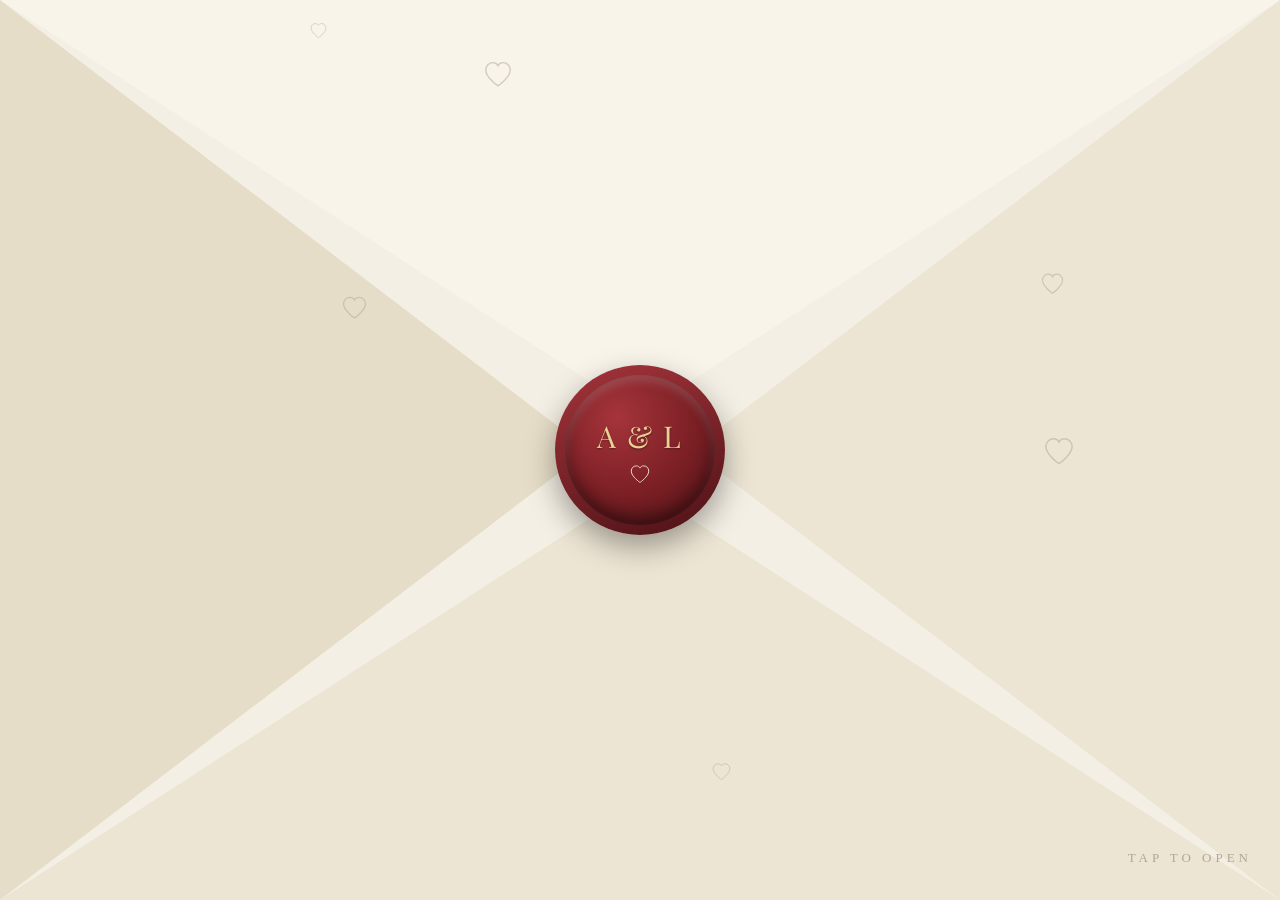
<file: index.html>
<!DOCTYPE html>
<html lang="en">
<head>
<meta charset="UTF-8">
<meta name="viewport" content="width=device-width, initial-scale=1.0">
<title>You're Invited</title>
<link rel="preconnect" href="https://fonts.googleapis.com">
<link rel="preconnect" href="https://fonts.gstatic.com" crossorigin>
<link href="https://fonts.googleapis.com/css2?family=Baloo+2:wght@600;700&family=Playfair+Display:ital,wght@0,500;1,400&family=Tajawal:wght@400;500;700&display=swap" rel="stylesheet">
<link rel="stylesheet" href="style.css">
</head>
<body>

  <!-- Reusable heart-outline sprite -->
  <svg style="display:none">
    <symbol id="heart-outline" viewBox="0 0 32 29">
      <path d="M16 28 C16 28 2 18.5 2 9.8 C2 4.9 5.8 1.5 10.1 1.5 C12.8 1.5 15 2.9 16 5 C17 2.9 19.2 1.5 21.9 1.5 C26.2 1.5 30 4.9 30 9.8 C30 18.5 16 28 16 28 Z"
        fill="none" stroke="currentColor" stroke-width="1.6"/>
    </symbol>
  </svg>

  <div class="app">

    <!-- ===================== SCREEN 1: ENVELOPE ===================== -->
    <section class="screen envelope-screen" id="envelopeScreen">
      <div class="hearts-layer" id="heartsEnvelope"></div>

      <div class="fold fold-top"></div>
      <div class="fold fold-right"></div>
      <div class="fold fold-bottom"></div>
      <div class="fold fold-left"></div>

      <div class="wax-seal" id="waxSeal">
        <div class="wax-ring"></div>
        <div class="wax-sphere">
          <span class="wax-initials" id="waxInitials">A &amp; L</span>
          <svg class="wax-heart"><use href="#heart-outline"/></svg>
        </div>
      </div>

      <p class="tap-hint" id="tapHint">Tap to open</p>
    </section>

    <!-- ===================== SCREEN 2: INVITATION ===================== -->
    <section class="screen invite-screen" id="inviteScreen">
      <div class="bg-photo"></div>
      <div class="bg-overlay"></div>
      <div class="lights-row"></div>
      <div class="hearts-layer" id="heartsInvite"></div>

      <div class="invite-content">
        <h1 class="invite-names">
          <span id="nameOne">Abdulrhman</span>
          <span class="amp">&amp;</span>
          <span id="nameTwo">Lara</span>
        </h1>

        <p class="invite-subtitle" id="inviteSubtitle">Two Hearts, One Love, Endless Joy</p>

        <div class="rings-graphic" aria-hidden="true">
          <span class="ring ring-a"></span>
          <span class="ring ring-b"></span>
        </div>

        <div class="details-card">
          <div class="detail-item-r">
            <span class="detail-label" id="labelDate">Date</span>
            <span class="detail-value" id="detailDate">September 12, 2026</span>
          </div>
          <div class="detail-item-l">
            <span class="detail-label" id="labelTime">Time</span>
            <span class="detail-value" id="detailTime">6:00 PM</span>
          </div>
          <div class="detail-item-r">
            <span class="detail-label" id="labelVenue">Venue</span>
            <span class="detail-value" id="detailVenue">The Grand Garden Hall</span>
          </div>
          <div class="detail-item-l">
            <span class="detail-label" id="labelCity">City</span>
            <span class="detail-value" id="detailCity">Beirut</span>
          </div>
        </div>
      </div>
    </section>

  </div>

<script src="script.js"></script>
</body>
</html>
</file>
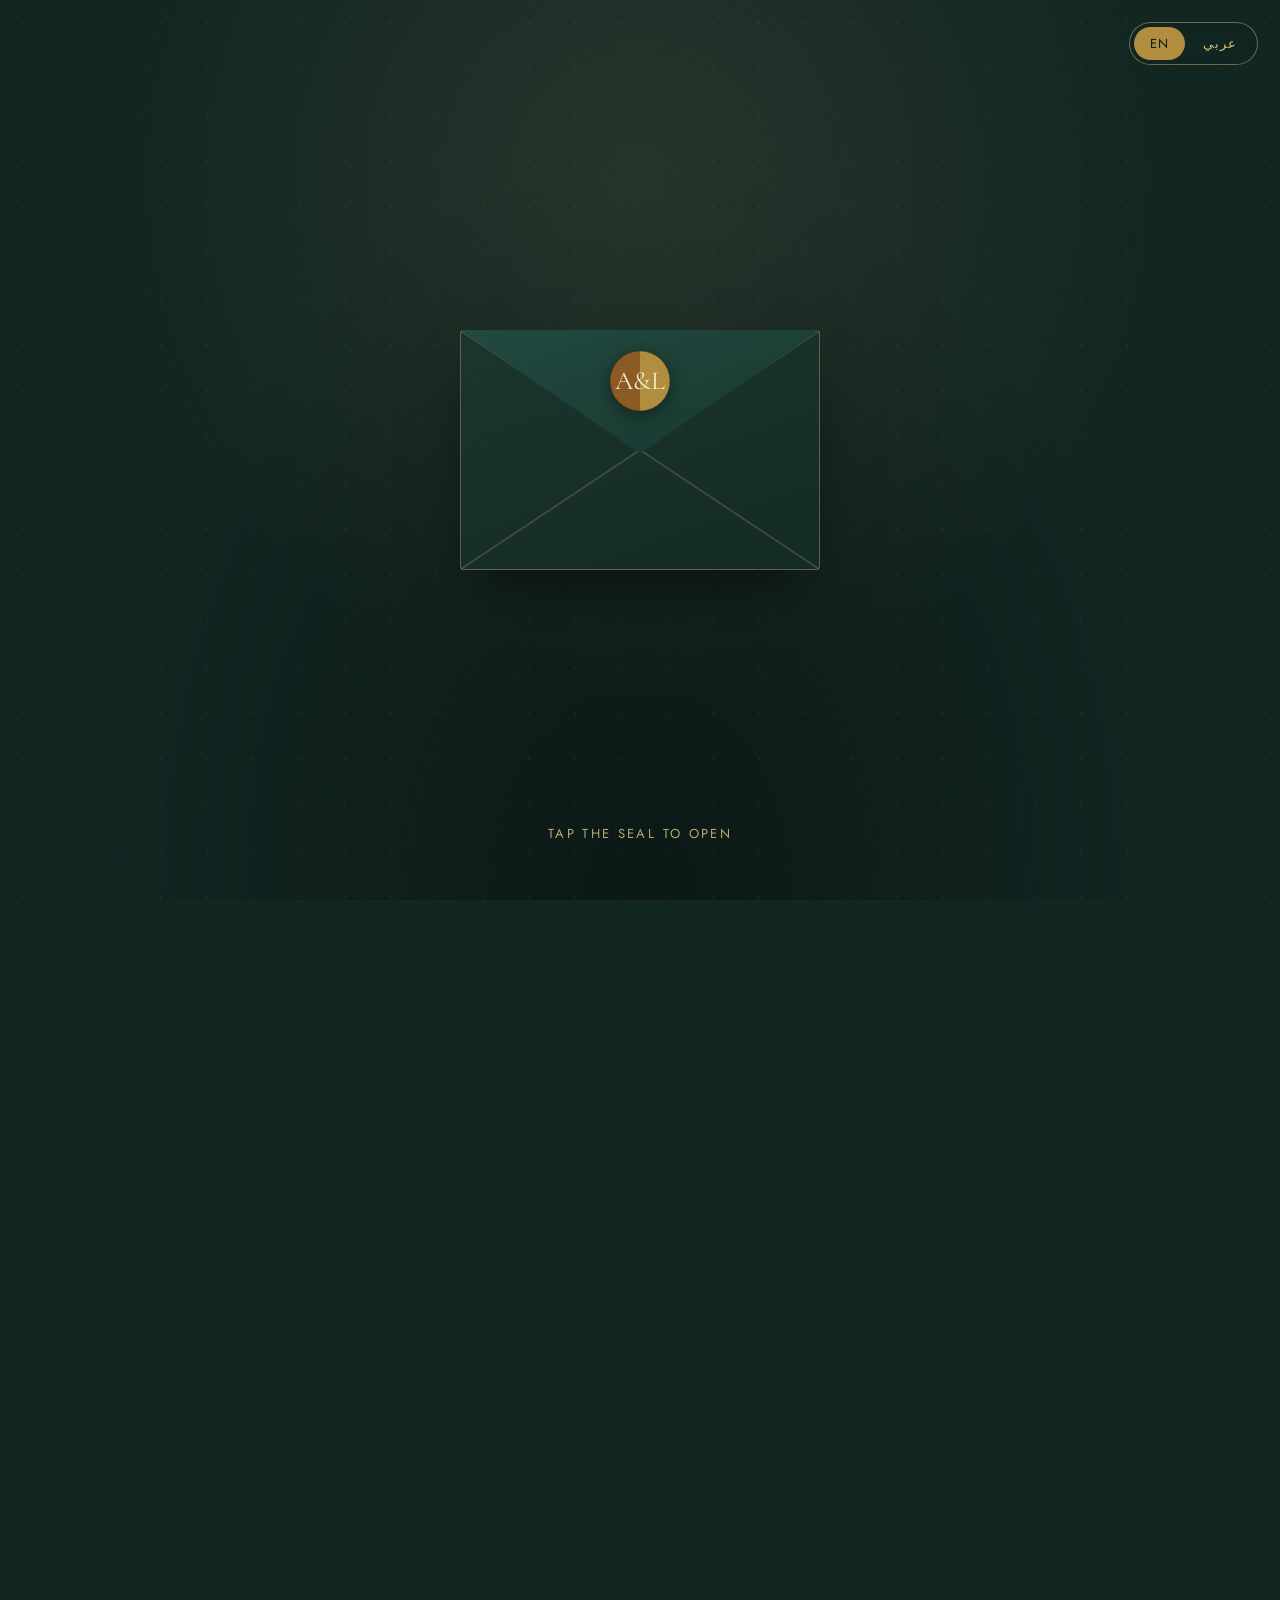
<file: index0.html>
<!DOCTYPE html>
<html lang="en" dir="ltr" data-lang="en">

<head>
  <meta charset="UTF-8">
  <meta name="viewport" content="width=device-width, initial-scale=1.0">
  <title>Engagement Invitation</title>
  <link rel="preconnect" href="https://fonts.googleapis.com">
  <link rel="preconnect" href="https://fonts.gstatic.com" crossorigin>
  <link
    href="https://fonts.googleapis.com/css2?family=Cormorant+Garamond:ital,wght@0,400;0,500;0,600;1,400&family=Jost:wght@300;400;500;600&family=Amiri:ital@0;1&family=Aref+Ruqaa:wght@400;700&family=Tajawal:wght@300;400;500;700&display=swap"
    rel="stylesheet">
  <style>
    :root {
      --color-bg: #122622;
      --color-bg-deep: #0c1c19;
      --color-card: #efe8d8;
      --color-card-shadow: #d8cdb3;
      --color-ink: #23201b;
      --color-ink-soft: #4a4438;
      --color-gold: #b08d3f;
      --color-gold-light: #d9bd7c;
      --color-rose: #c98a83;
      --font-display-en: 'Cormorant Garamond', serif;
      --font-display-ar: 'Aref Ruqaa', serif;
      --font-body-en: 'Jost', sans-serif;
      --font-body-ar: 'Tajawal', sans-serif;
      --font-script-ar: 'Amiri', serif;
    }

    * {
      box-sizing: border-box;
    }

    html,
    body {
      margin: 0;
      padding: 0;
      background: var(--color-bg);
      color: var(--color-card);
      min-height: 100%;
    }

    body {
      font-family: var(--font-body-en);
      overflow-x: hidden;
    }

    [data-lang="ar"] body,
    [data-lang="ar"] {
      font-family: var(--font-body-ar);
    }

    .i18n-en,
    .i18n-ar {}

    [data-lang="en"] .i18n-ar {
      display: none;
    }

    [data-lang="ar"] .i18n-en {
      display: none;
    }

    [data-lang="ar"] .display-text {
      font-family: var(--font-display-ar);
    }

    [data-lang="en"] .display-text {
      font-family: var(--font-display-en);
    }

    /* respect reduced motion */
    @media (prefers-reduced-motion: reduce) {
      * {
        animation-duration: 0.001ms !important;
        transition-duration: 0.001ms !important;
      }
    }

    /* ---------- Language toggle ---------- */
    .lang-toggle {
      position: fixed;
      top: 22px;
      inset-inline-end: 22px;
      z-index: 50;
      display: flex;
      gap: 2px;
      background: rgba(18, 38, 34, 0.55);
      border: 1px solid rgba(217, 189, 124, 0.45);
      border-radius: 999px;
      padding: 4px;
      backdrop-filter: blur(6px);
    }

    .lang-toggle button {
      font-family: var(--font-body-en);
      font-size: 13px;
      letter-spacing: 0.08em;
      background: transparent;
      border: none;
      color: var(--color-gold-light);
      padding: 7px 16px;
      border-radius: 999px;
      cursor: pointer;
      transition: background .25s ease, color .25s ease;
    }

    [data-lang="ar"] .lang-toggle button {
      font-family: var(--font-body-ar);
    }

    .lang-toggle button[aria-pressed="true"] {
      background: var(--color-gold);
      color: var(--color-bg-deep);
    }

    .lang-toggle button:focus-visible {
      outline: 2px solid var(--color-rose);
      outline-offset: 2px;
    }

    /* ---------- Scene 1: envelope ---------- */
    .envelope-scene {
      position: relative;
      min-height: 100svh;
      display: flex;
      align-items: center;
      justify-content: center;
      background:
        radial-gradient(circle at 50% 20%, rgba(217, 189, 124, 0.10), transparent 55%),
        radial-gradient(ellipse at 50% 100%, rgba(0, 0, 0, 0.35), transparent 60%),
        var(--color-bg);
      overflow: hidden;
      padding: 24px;
    }

    .envelope-scene::before {
      content: "";
      position: absolute;
      inset: 0;
      background-image: radial-gradient(rgba(217, 189, 124, 0.35) 1px, transparent 1px);
      background-size: 46px 46px;
      opacity: 0.18;
      pointer-events: none;
    }

    .prompt-text {
      position: absolute;
      bottom: 44px;
      left: 0;
      right: 0;
      text-align: center;
      font-size: 13px;
      letter-spacing: 0.18em;
      text-transform: uppercase;
      color: var(--color-gold-light);
      opacity: 0.85;
      animation: floatHint 2.6s ease-in-out infinite;
    }

    [data-lang="ar"] .prompt-text {
      letter-spacing: 0;
      text-transform: none;
      font-size: 14px;
    }

    @keyframes floatHint {

      0%,
      100% {
        transform: translateY(0);
        opacity: .85;
      }

      50% {
        transform: translateY(-6px);
        opacity: 1;
      }
    }

    .envelope {
      position: relative;
      width: min(360px, 82vw);
      aspect-ratio: 3/2;
      cursor: pointer;
      perspective: 1200px;
      -webkit-tap-highlight-color: transparent;
    }

    .envelope:focus-visible {
      outline: 2px solid var(--color-rose);
      outline-offset: 6px;
    }

    .env-body {
      position: absolute;
      inset: 0;
      background: linear-gradient(160deg, #1c352f, #142a25);
      border: 1px solid rgba(217, 189, 124, 0.35);
      border-radius: 4px;
      box-shadow: 0 30px 60px -20px rgba(0, 0, 0, 0.6);
    }

    .env-body::after {
      content: "";
      position: absolute;
      inset: 0;
      background:
        linear-gradient(to bottom right, transparent 49.6%, rgba(217, 189, 124, 0.25) 50%, transparent 50.4%),
        linear-gradient(to bottom left, transparent 49.6%, rgba(217, 189, 124, 0.25) 50%, transparent 50.4%);
    }

    .env-card-peek {
      position: absolute;
      left: 6%;
      right: 6%;
      top: 6%;
      height: 70%;
      background: var(--color-card);
      border-radius: 2px;
      box-shadow: 0 -4px 12px rgba(0, 0, 0, 0.15) inset;
      transition: transform 1.1s cubic-bezier(.2, .8, .2, 1);
    }

    .env-flap {
      position: absolute;
      left: 0;
      right: 0;
      top: 0;
      height: 56%;
      background: linear-gradient(160deg, #234a40, #17362e);
      clip-path: polygon(0 0, 100% 0, 50% 92%);
      transform-origin: top center;
      transition: transform 1s cubic-bezier(.4, 0, .2, 1);
      box-shadow: 0 2px 10px rgba(0, 0, 0, 0.3);
      z-index: 3;
    }

    .seal {
      position: absolute;
      left: 50%;
      top: 38%;
      width: 64px;
      height: 64px;
      transform: translate(-50%, -50%);
      z-index: 5;
      transition: transform .6s ease, opacity .6s ease;
    }

    .seal svg {
      width: 100%;
      height: 100%;
      display: block;
      filter: drop-shadow(0 4px 8px rgba(0, 0, 0, 0.4));
    }

    .seal-half {
      transition: transform .55s cubic-bezier(.3, 0, .4, 1), opacity .55s ease;
    }

    /* opened state */
    .envelope.is-open .env-flap {
      transform: rotateX(180deg);
    }

    .envelope.is-open .seal .seal-left {
      transform: translate(-10px, -4px) rotate(-14deg);
      opacity: 0;
    }

    .envelope.is-open .seal .seal-right {
      transform: translate(10px, -4px) rotate(14deg);
      opacity: 0;
    }

    .envelope.is-open .env-card-peek {
      transform: translateY(-64%) scale(1.04);
    }

    .envelope.is-launching .env-card-peek {
      transform: translateY(-260%) scale(1.15);
      opacity: 0;
    }

    .envelope.is-launching {
      opacity: 0;
      transition: opacity .5s ease .35s;
    }

    /* ---------- Scene 2: invitation ---------- */
    .invite-scene {
      position: relative;
      min-height: 100vh;
      display: flex;
      align-items: center;
      justify-content: center;
      padding: 90px 20px 70px;
      background:
        radial-gradient(circle at 15% 10%, rgba(201, 138, 131, 0.08), transparent 45%),
        radial-gradient(circle at 85% 90%, rgba(217, 189, 124, 0.08), transparent 45%),
        var(--color-bg);
      opacity: 0;
      transform: translateY(28px);
      transition: opacity .9s ease, transform .9s ease;
    }

    .invite-scene.is-visible {
      opacity: 1;
      transform: none;
    }

    .card {
      width: 100%;
      max-width: 560px;
      background: var(--color-card);
      color: var(--color-ink);
      border-radius: 6px;
      padding: 56px 42px 46px;
      box-shadow: 0 40px 80px -30px rgba(0, 0, 0, 0.55);
      position: relative;
    }

    .card::before {
      content: "";
      position: absolute;
      inset: 10px;
      border: 1px solid rgba(176, 141, 63, 0.5);
      border-radius: 3px;
      pointer-events: none;
    }

    .eyebrow {
      text-align: center;
      font-size: 12px;
      letter-spacing: 0.32em;
      text-transform: uppercase;
      color: var(--color-gold);
      margin: 0 0 18px;
    }

    [data-lang="ar"] .eyebrow {
      letter-spacing: 0;
      text-transform: none;
      font-size: 14px;
    }

    .names {
      text-align: center;
      font-family: var(--font-display-en);
      font-weight: 500;
      font-size: clamp(34px, 7vw, 52px);
      line-height: 1.15;
      margin: 0;
      color: var(--color-ink);
    }

    [data-lang="ar"] .names {
      font-family: var(--font-display-ar);
      font-weight: 700;
    }

    .names .amp {
      display: block;
      color: var(--color-rose);
      font-style: italic;
      font-size: 0.55em;
      margin: 2px 0;
    }

    [data-lang="ar"] .names .amp {
      font-style: normal;
    }

    .flourish {
      display: block;
      margin: 22px auto;
      width: 140px;
      opacity: 0.85;
    }

    .lede {
      text-align: center;
      font-size: 16px;
      line-height: 1.7;
      color: var(--color-ink-soft);
      max-width: 40ch;
      margin: 0 auto 28px;
    }

    [data-lang="ar"] .lede {
      font-size: 17px;
    }

    .details {
      display: grid;
      grid-template-columns: 1fr 1fr;
      gap: 18px;
      margin: 30px 0;
      border-top: 1px solid rgba(176, 141, 63, 0.35);
      border-bottom: 1px solid rgba(176, 141, 63, 0.35);
      padding: 22px 0;
    }

    .detail-item {
      text-align: center;
    }

    .detail-label {
      font-size: 11px;
      letter-spacing: 0.2em;
      text-transform: uppercase;
      color: var(--color-gold);
      margin-bottom: 6px;
    }

    [data-lang="ar"] .detail-label {
      letter-spacing: 0;
      text-transform: none;
      font-size: 13px;
    }

    .detail-value {
      font-size: 15px;
      color: var(--color-ink);
      font-weight: 500;
    }

    .countdown {
      display: flex;
      justify-content: center;
      gap: 14px;
      margin: 8px 0 32px;
      flex-wrap: wrap;
    }

    .countdown .unit {
      min-width: 62px;
      text-align: center;
    }

    .countdown .num {
      font-family: var(--font-display-en);
      font-size: 30px;
      color: var(--color-ink);
      line-height: 1;
      display: block;
    }

    [data-lang="ar"] .countdown .num {
      font-family: var(--font-display-ar);
    }

    .countdown .unit-label {
      font-size: 10px;
      letter-spacing: 0.16em;
      text-transform: uppercase;
      color: var(--color-ink-soft);
      display: block;
      margin-top: 4px;
    }

    [data-lang="ar"] .countdown .unit-label {
      letter-spacing: 0;
      text-transform: none;
      font-size: 12px;
    }

    .map-link {
      display: block;
      text-align: center;
      font-size: 13px;
      letter-spacing: 0.05em;
      color: var(--color-gold);
      text-decoration: none;
      border-bottom: 1px solid var(--color-gold);
      width: fit-content;
      margin: -16px auto 28px;
      padding-bottom: 1px;
      transition: color .2s ease, border-color .2s ease;
    }

    .map-link:hover,
    .map-link:focus-visible {
      color: var(--color-rose);
      border-color: var(--color-rose);
    }

    /* RSVP */
    .rsvp {
      border-top: 1px solid rgba(176, 141, 63, 0.35);
      padding-top: 26px;
    }

    .rsvp-title {
      text-align: center;
      font-family: var(--font-display-en);
      font-size: 22px;
      margin: 0 0 18px;
      color: var(--color-ink);
    }

    [data-lang="ar"] .rsvp-title {
      font-family: var(--font-display-ar);
    }

    .field {
      margin-bottom: 16px;
    }

    .field label {
      display: block;
      font-size: 12px;
      letter-spacing: 0.08em;
      text-transform: uppercase;
      color: var(--color-ink-soft);
      margin-bottom: 6px;
    }

    [data-lang="ar"] .field label {
      letter-spacing: 0;
      text-transform: none;
      font-size: 13px;
    }

    .field input[type="text"],
    .field input[type="number"],
    .field select,
    .field textarea {
      width: 100%;
      font-family: inherit;
      font-size: 15px;
      padding: 11px 13px;
      border: 1px solid rgba(74, 68, 56, 0.3);
      border-radius: 3px;
      background: #fbf9f3;
      color: var(--color-ink);
    }

    .field input:focus,
    .field select:focus,
    .field textarea:focus {
      outline: 2px solid var(--color-gold);
      outline-offset: 1px;
    }

    .field textarea {
      resize: vertical;
      min-height: 70px;
    }

    .attend-toggle {
      display: flex;
      gap: 10px;
    }

    .attend-toggle button {
      flex: 1;
      padding: 11px 8px;
      font-family: inherit;
      font-size: 14px;
      border: 1px solid var(--color-gold);
      background: transparent;
      color: var(--color-ink);
      border-radius: 3px;
      cursor: pointer;
      transition: background .2s ease, color .2s ease;
    }

    .attend-toggle button[aria-pressed="true"] {
      background: var(--color-gold);
      color: #fff;
    }

    .submit-btn {
      width: 100%;
      margin-top: 6px;
      padding: 14px;
      font-family: inherit;
      font-size: 15px;
      letter-spacing: 0.06em;
      text-transform: uppercase;
      background: var(--color-ink);
      color: var(--color-card);
      border: none;
      border-radius: 3px;
      cursor: pointer;
      transition: background .2s ease, transform .1s ease;
    }

    [data-lang="ar"] .submit-btn {
      letter-spacing: 0;
      text-transform: none;
    }

    .submit-btn:hover {
      background: #362f24;
    }

    .submit-btn:active {
      transform: scale(0.99);
    }

    .thankyou {
      text-align: center;
      padding: 24px 10px 4px;
    }

    .thankyou .check {
      width: 44px;
      height: 44px;
      margin: 0 auto 12px;
      border-radius: 50%;
      border: 1px solid var(--color-gold);
      display: flex;
      align-items: center;
      justify-content: center;
    }

    .thankyou p {
      color: var(--color-ink-soft);
      font-size: 15px;
      margin: 4px 0 0;
    }

    .thankyou strong {
      display: block;
      font-family: var(--font-display-en);
      font-size: 20px;
      color: var(--color-ink);
      margin-bottom: 4px;
    }

    [data-lang="ar"] .thankyou strong {
      font-family: var(--font-display-ar);
    }

    .hidden {
      display: none !important;
    }

    .sr-only {
      position: absolute;
      width: 1px;
      height: 1px;
      overflow: hidden;
      clip: rect(0, 0, 0, 0);
      white-space: nowrap;
    }

    @media (max-width: 420px) {
      .card {
        padding: 44px 22px 34px;
      }

      .details {
        grid-template-columns: 1fr;
      }

      .countdown {
        gap: 10px;
      }

      .countdown .unit {
        min-width: 54px;
      }
    }
  </style>
</head>

<body>

  <div class="lang-toggle" role="group" aria-label="Language">
    <button type="button" id="btn-en" aria-pressed="true">EN</button>
    <button type="button" id="btn-ar" aria-pressed="false">عربي</button>
  </div>

  <!-- SCENE 1: ENVELOPE -->
  <section class="envelope-scene" aria-label="Open invitation">
    <div class="envelope" id="envelope" role="button" tabindex="0" aria-label="Tap to open the invitation">
      <div class="env-card-peek"></div>
      <div class="env-body"></div>
      <div class="env-flap">
        <div class="seal">
          <svg viewBox="0 0 64 64">
            <g class="seal-left">
              <path d="M32 2 A30 30 0 0 0 32 62 L32 2 Z" fill="#8c5a24" />
            </g>
            <g class="seal-right">
              <path d="M32 2 A30 30 0 0 1 32 62 L32 2 Z" fill="#b08d3f" />
            </g>
            <circle cx="32" cy="32" r="30" fill="none" stroke="#3a2712" stroke-width="1" opacity="0.4" />
            <text x="32" y="40" text-anchor="middle" font-size="26" font-family="Cormorant Garamond, serif"
              fill="#f4e9cf">A&amp;L</text>
          </svg>
        </div>
      </div>
    </div>
    <p class="prompt-text">
      <span class="i18n-en">Tap the seal to open</span>
      <span class="i18n-ar">اضغط على الختم لفتح الدعوة</span>
    </p>
  </section>

  <!-- SCENE 2: INVITATION -->
  <section class="invite-scene" id="inviteScene">
    <div class="card">
      <p class="eyebrow">
        <span class="i18n-en">Together with their families</span>
        <span class="i18n-ar">بحضوركم تكتمل الفرحة</span>
      </p>

      <h1 class="names display-text">
        <span class="i18n-en">Abdulrhman<span class="amp">&amp;</span>Lara</span>
        <span class="i18n-ar">عبد الرحمن<span class="amp">&amp;</span>لارا</span>
      </h1>

      <svg class="flourish" viewBox="0 0 200 24" fill="none">
        <line x1="0" y1="12" x2="80" y2="12" stroke="#b08d3f" stroke-width="1" />
        <line x1="120" y1="12" x2="200" y2="12" stroke="#b08d3f" stroke-width="1" />
        <path d="M100 12 C 95 2, 85 2, 82 10 C 90 8, 95 8, 100 12 C 105 8, 110 8, 118 10 C 115 2, 105 2, 100 12 Z"
          fill="#c98a83" />
      </svg>

      <p class="lede">
        <span class="i18n-en">Request the pleasure of your company as we celebrate our engagement.</span>
        <span class="i18n-ar">يسعدنا حضوركم لمشاركتنا فرحة خطوبتنا.</span>
      </p>

      <div class="countdown" id="countdown" aria-live="polite">
        <div class="unit"><span class="num" id="cd-days">00</span><span class="unit-label"><span
              class="i18n-en">Days</span><span class="i18n-ar">يوم</span></span></div>
        <div class="unit"><span class="num" id="cd-hours">00</span><span class="unit-label"><span
              class="i18n-en">Hours</span><span class="i18n-ar">ساعة</span></span></div>
        <div class="unit"><span class="num" id="cd-mins">00</span><span class="unit-label"><span
              class="i18n-en">Minutes</span><span class="i18n-ar">دقيقة</span></span></div>
        <div class="unit"><span class="num" id="cd-secs">00</span><span class="unit-label"><span
              class="i18n-en">Seconds</span><span class="i18n-ar">ثانية</span></span></div>
      </div>

      <div class="details">
        <div class="detail-item">
          <div class="detail-label"><span class="i18n-en">Date</span><span class="i18n-ar">التاريخ</span></div>
          <div class="detail-value"><span class="i18n-en">Sunday, July 26, 2026</span><span class="i18n-ar">الأحد، ٢٦ تموز ٢٠٢٦</span></div>
        </div>
        <div class="detail-item">
          <div class="detail-label"><span class="i18n-en">Time</span><span class="i18n-ar">الوقت</span></div>
          <div class="detail-value"><span class="i18n-en">7:00 PM</span><span class="i18n-ar">7:00 مساءً</span></div>
        </div>
        <div class="detail-item">
          <div class="detail-label"><span class="i18n-en">Venue</span><span class="i18n-ar">القاعة</span></div>
          <div class="detail-value"><span class="i18n-en">مطعم واحة السلام</span><span class="i18n-ar">مطعم واحة السلام</span></div>
        </div>
        <div class="detail-item">
          <div class="detail-label"><span class="i18n-en">City</span><span class="i18n-ar">المدينة</span></div>
          <div class="detail-value"><span class="i18n-en">Saida , Sharhabil</span><span class="i18n-ar">صيدا ، شرحبيل</span></div>
        </div>
      </div>

      <a class="map-link" id="mapLink" href="https://maps.google.com" target="_blank" rel="noopener">
        <span class="i18n-en">View location on map</span>
        <span class="i18n-ar">عرض الموقع على الخريطة</span>
      </a>

    </div>
  </section>

  <script>
    (function () {
      "use strict";

      /* ---------- Language toggle ---------- */
      var root = document.documentElement;
      var btnEn = document.getElementById('btn-en');
      var btnAr = document.getElementById('btn-ar');

      function setLang(lang) {
        root.setAttribute('data-lang', lang);
        root.setAttribute('lang', lang);
        root.setAttribute('dir', lang === 'ar' ? 'rtl' : 'ltr');
        btnEn.setAttribute('aria-pressed', String(lang === 'en'));
        btnAr.setAttribute('aria-pressed', String(lang === 'ar'));
      }
      btnEn.addEventListener('click', function () { setLang('en'); });
      btnAr.addEventListener('click', function () { setLang('ar'); });

      /* ---------- Envelope open interaction ---------- */
      var envelope = document.getElementById('envelope');
      var inviteScene = document.getElementById('inviteScene');
      var opened = false;

      function openInvitation() {
        if (opened) return;
        opened = true;
        envelope.classList.add('is-open');
        setTimeout(function () {
          envelope.classList.add('is-launching');
        }, 650);
        setTimeout(function () {
          inviteScene.classList.add('is-visible');
          inviteScene.scrollIntoView({ behavior: 'smooth', block: 'start' });
        }, 900);
      }

      envelope.addEventListener('click', openInvitation);
      envelope.addEventListener('keydown', function (e) {
        if (e.key === 'Enter' || e.key === ' ') {
          e.preventDefault();
          openInvitation();
        }
      });

      /* ---------- Countdown ----------
         Change TARGET_DATE to the real event date/time (local time). */
      var TARGET_DATE = new Date('2026-07-26T19:00:00');

      var elDays = document.getElementById('cd-days');
      var elHours = document.getElementById('cd-hours');
      var elMins = document.getElementById('cd-mins');
      var elSecs = document.getElementById('cd-secs');

      function pad(n) { return String(n).padStart(2, '0'); }

      function tickCountdown() {
        var diff = TARGET_DATE.getTime() - Date.now();
        if (diff < 0) diff = 0;
        var totalSeconds = Math.floor(diff / 1000);
        var days = Math.floor(totalSeconds / 86400);
        var hours = Math.floor((totalSeconds % 86400) / 3600);
        var mins = Math.floor((totalSeconds % 3600) / 60);
        var secs = totalSeconds % 60;

        elDays.textContent = pad(days);
        elHours.textContent = pad(hours);
        elMins.textContent = pad(mins);
        elSecs.textContent = pad(secs);
      }
      tickCountdown();
      setInterval(tickCountdown, 1000);

      /* ---------- Map link ----------
         Replace this URL with a real Google Maps link/embed for the venue. */
      document.getElementById('mapLink').href = 'https://maps.app.goo.gl/wmdYqMfQ6RbbsqK9A';

    })();
  </script>
</body>

</html>
</file>
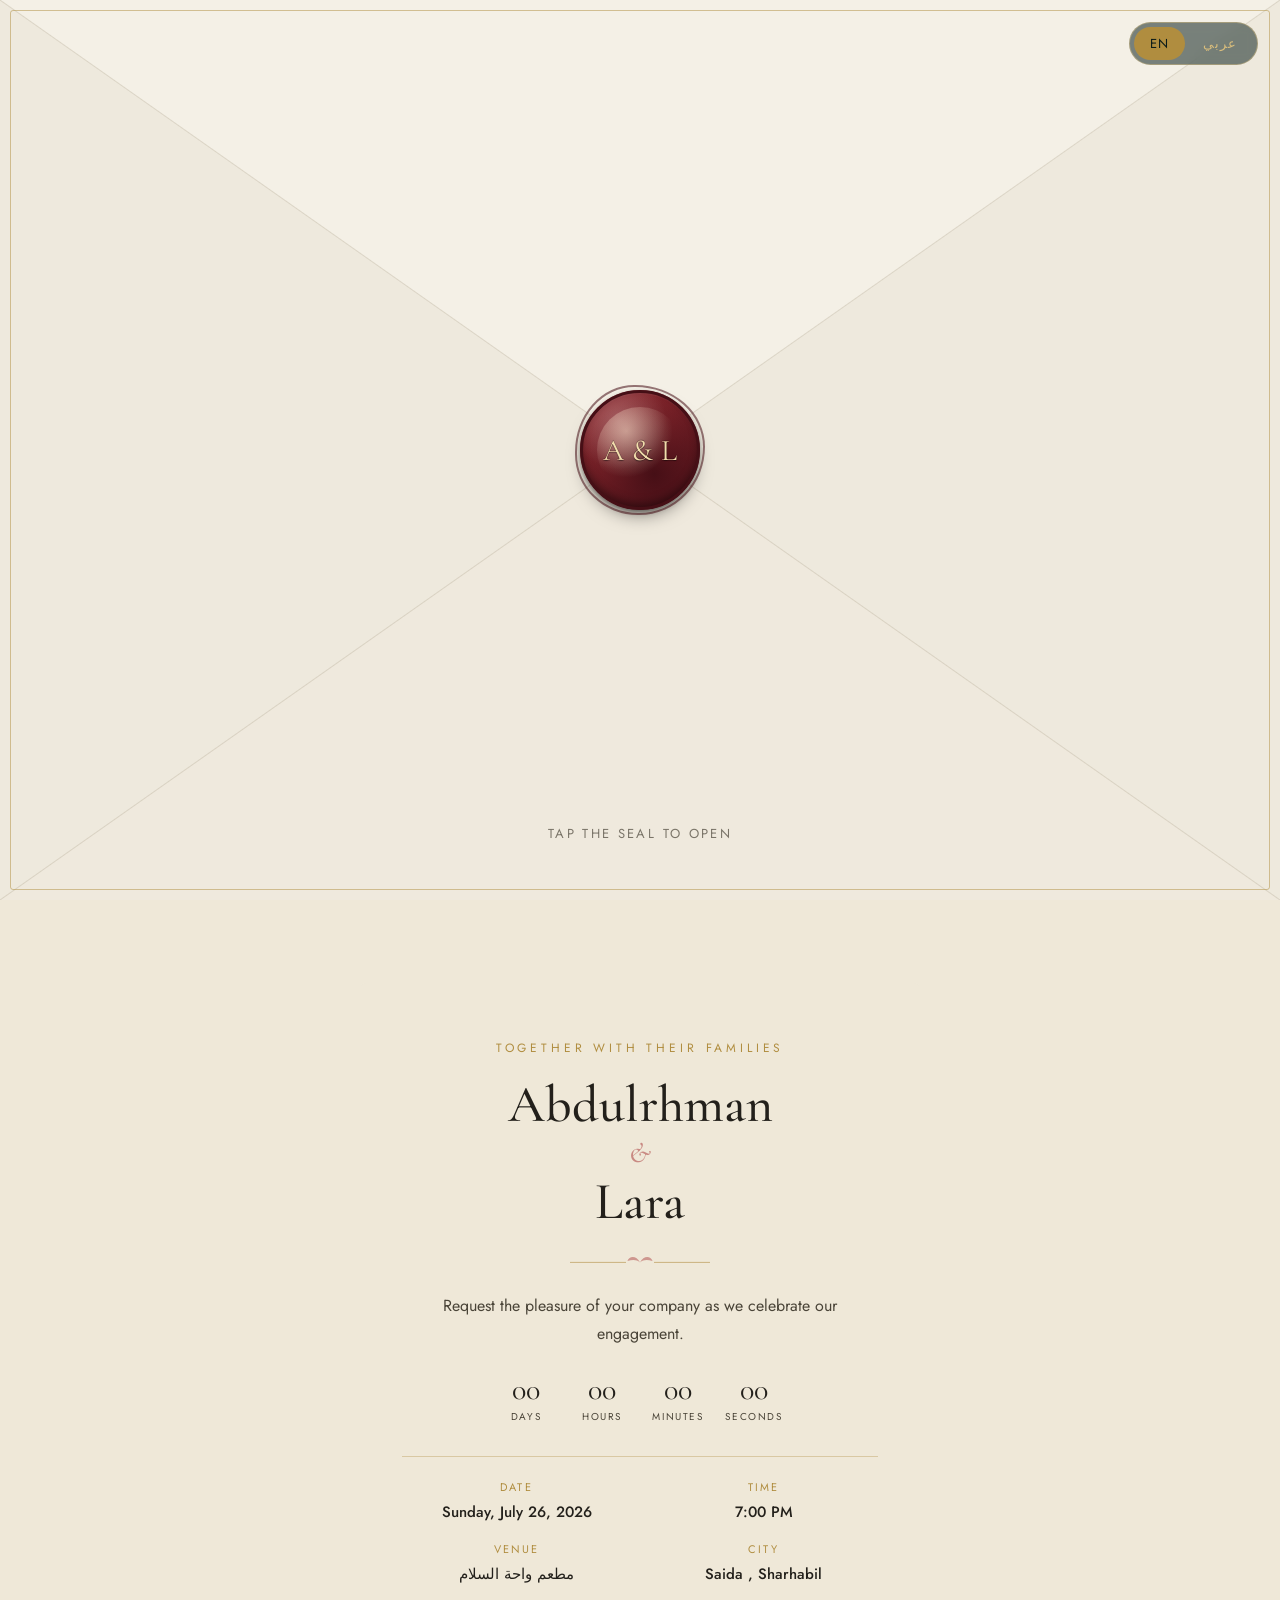
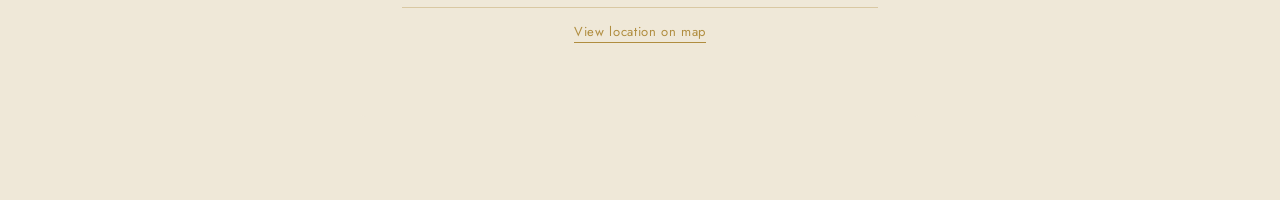
<file: index1.html>
<!DOCTYPE html>
<html lang="en" dir="ltr" data-lang="en">

<head>
  <meta charset="UTF-8">
  <meta name="viewport" content="width=device-width, initial-scale=1.0, maximum-scale=1.0, user-scalable=no">
  <title>Engagement Invitation</title>
  <link rel="preconnect" href="https://fonts.googleapis.com">
  <link rel="preconnect" href="https://fonts.gstatic.com" crossorigin>
  <link
    href="https://fonts.googleapis.com/css2?family=Cormorant+Garamond:ital,wght@0,400;0,500;0,600;1,400&family=Jost:wght@300;400;500;600&family=Amiri:ital@0;1&family=Aref+Ruqaa:wght@400;700&family=Tajawal:wght@300;400;500;700&display=swap"
    rel="stylesheet">
  <style>
    :root {
      --color-bg: #122622;
      --color-bg-deep: #0c1c19;
      --color-card: #efe8d8;
      --color-card-shadow: #d8cdb3;
      --color-ink: #23201b;
      --color-ink-soft: #4a4438;
      --color-gold: #b08d3f;
      --color-gold-light: #d9bd7c;
      --color-rose: #c98a83;
      --env-top: #f4f0e6;
      --env-side: #eee9dd;
      --env-bottom: #efe9dd;
      --env-crease: rgba(120, 105, 75, 0.18);
      --seal-dark: #460f16;
      --seal-mid: #7c2229;
      --seal-light: #9c3a3c;
      --seal-text: #f2ddac;
      --font-display-en: 'Cormorant Garamond', serif;
      --font-display-ar: 'Aref Ruqaa', serif;
      --font-body-en: 'Jost', sans-serif;
      --font-body-ar: 'Tajawal', sans-serif;
      --font-script-ar: 'Amiri', serif;
    }

    * {
      box-sizing: border-box;
    }

    html,
    body {
      margin: 0;
      padding: 0;
      background: var(--color-card);
      color: var(--color-card);
      min-height: 100%;
      overflow: hidden;
      /* disable scrolling */
      -webkit-text-size-adjust: 100%;
      -ms-text-size-adjust: 100%;
    }

    body {
      font-family: var(--font-body-en);
      overflow-x: hidden;
    }

    [data-lang="ar"] body,
    [data-lang="ar"] {
      font-family: var(--font-body-ar);
    }

    .i18n-en,
    .i18n-ar {}

    [data-lang="en"] .i18n-ar {
      display: none;
    }

    [data-lang="ar"] .i18n-en {
      display: none;
    }

    [data-lang="ar"] .display-text {
      font-family: var(--font-display-ar);
    }

    [data-lang="en"] .display-text {
      font-family: var(--font-display-en);
    }

    /* respect reduced motion */
    @media (prefers-reduced-motion: reduce) {
      * {
        animation-duration: 0.001ms !important;
        transition-duration: 0.001ms !important;
      }
    }

    /* ---------- Language toggle ---------- */
    .lang-toggle {
      position: fixed;
      top: 22px;
      inset-inline-end: 22px;
      z-index: 50;
      display: flex;
      gap: 2px;
      background: rgba(18, 38, 34, 0.55);
      border: 1px solid rgba(217, 189, 124, 0.45);
      border-radius: 999px;
      padding: 4px;
      backdrop-filter: blur(6px);
    }

    .lang-toggle button {
      font-family: var(--font-body-en);
      font-size: 13px;
      letter-spacing: 0.08em;
      background: transparent;
      border: none;
      color: var(--color-gold-light);
      padding: 7px 16px;
      border-radius: 999px;
      cursor: pointer;
      transition: background .25s ease, color .25s ease;
    }

    [data-lang="ar"] .lang-toggle button {
      font-family: var(--font-body-ar);
    }

    .lang-toggle button[aria-pressed="true"] {
      background: var(--color-gold);
      color: var(--color-bg-deep);
    }

    .lang-toggle button:focus-visible {
      outline: 2px solid var(--color-rose);
      outline-offset: 2px;
    }

    /* ---------- Scene 1: envelope (cream envelope-back + wax seal) ---------- */
    .envelope-scene {
      position: relative;
      min-height: 100svh;
      display: flex;
      align-items: center;
      justify-content: center;
      background: var(--env-bottom);
      overflow: hidden;
      perspective: 1400px;
      transition: opacity 0.4s ease .3s;
    }

    .envelope-scene.is-launching {
      opacity: 0;
      pointer-events: none;
    }

    /* four creases running from each corner to the centre, like the
       back of a real envelope, tinted slightly differently per panel */
    .fold {
      position: absolute;
      background: var(--env-side);
    }

    .fold-top {
      inset: 0;
      clip-path: polygon(0 0, 100% 0, 50% 50%);
      background: var(--env-top);
      transform-origin: 50% 0%;
      transition: transform 0.6s cubic-bezier(.4, 0, .2, 1), opacity 0.4s ease .2s;
      z-index: 3;
      box-shadow: 0 2px 14px rgba(0, 0, 0, 0.08);
    }

    .fold-left {
      inset: 0;
      clip-path: polygon(0 0, 50% 50%, 0 100%);
    }

    .fold-right {
      inset: 0;
      clip-path: polygon(100% 0, 50% 50%, 100% 100%);
    }

    .fold-bottom {
      inset: 0;
      clip-path: polygon(0 100%, 50% 50%, 100% 100%);
      background: var(--env-bottom);
    }

    /* faint crease lines along the folds */
    .envelope-scene::before {
      content: "";
      position: absolute;
      inset: 0;
      background:
        linear-gradient(to bottom right, transparent calc(50% - 1px), var(--env-crease) 50%, transparent calc(50% + 1px)),
        linear-gradient(to bottom left, transparent calc(50% - 1px), var(--env-crease) 50%, transparent calc(50% + 1px));
      pointer-events: none;
      z-index: 4;
    }

    .prompt-text {
      position: absolute;
      bottom: 44px;
      left: 0;
      right: 0;
      text-align: center;
      font-size: 13px;
      letter-spacing: 0.18em;
      text-transform: uppercase;
      color: var(--color-ink-soft);
      opacity: 0.7;
      z-index: 6;
      animation: floatHint 2.6s ease-in-out infinite;
    }

    [data-lang="ar"] .prompt-text {
      letter-spacing: 0;
      text-transform: none;
      font-size: 14px;
    }

    @keyframes floatHint {

      0%,
      100% {
        transform: translateY(0);
        opacity: .7;
      }

      50% {
        transform: translateY(-6px);
        opacity: .95;
      }
    }

    .envelope {
      position: absolute;
      inset: 0;
      cursor: pointer;
      -webkit-tap-highlight-color: transparent;
    }

    .envelope:focus-visible {
      outline: none;
    }

    .envelope:focus-visible .seal {
      outline: 2px solid var(--color-rose);
      outline-offset: 6px;
      border-radius: 50%;
    }

    /* ---------- wax seal ---------- */
    .seal {
      position: absolute;
      left: 50%;
      top: 50%;
      width: min(120px, 26vw);
      height: min(120px, 26vw);
      transform: translate(-50%, -50%);
      z-index: 5;
      transition: transform 0.5s cubic-bezier(.4, 0, .2, 1), opacity 0.4s ease;
    }

    .seal-shadow {
      position: absolute;
      left: 50%;
      top: 58%;
      width: 88%;
      height: 88%;
      transform: translate(-50%, -50%);
      border-radius: 50%;
      background: radial-gradient(circle, rgba(0, 0, 0, 0.28), transparent 72%);
      filter: blur(6px);
      z-index: 0;
    }

    .seal-body {
      position: absolute;
      inset: 0;
      border-radius: 50%;
      z-index: 1;
      background:
        radial-gradient(circle at 32% 26%, rgba(255, 255, 255, 0.22), transparent 40%),
        radial-gradient(circle at 62% 70%, var(--seal-dark), transparent 70%),
        radial-gradient(circle at 38% 34%, var(--seal-light) 0%, var(--seal-mid) 46%, var(--seal-dark) 100%);
      box-shadow:
        0 2px 4px rgba(0, 0, 0, 0.35),
        0 10px 18px -6px rgba(0, 0, 0, 0.5),
        inset 0 2px 3px rgba(255, 255, 255, 0.25),
        inset 0 -6px 10px rgba(0, 0, 0, 0.45);
      /* subtle bumpy wax edge, faked with a soft irregular halo */
      outline: 3px solid var(--seal-dark);
      outline-offset: -3px;
    }

    .seal-body::after {
      /* imperfect blob edge */
      content: "";
      position: absolute;
      inset: -4%;
      border-radius: 46% 54% 51% 49% / 52% 48% 53% 47%;
      border: 2px solid var(--seal-dark);
      opacity: 0.55;
      pointer-events: none;
    }

    .seal-dome {
      position: absolute;
      inset: 14%;
      border-radius: 50%;
      z-index: 2;
      background: radial-gradient(circle at 34% 28%, rgba(255, 235, 210, 0.5), transparent 55%);
      pointer-events: none;
    }

    .seal-text {
      position: absolute;
      inset: 0;
      z-index: 3;
      display: flex;
      align-items: center;
      justify-content: center;
      font-family: var(--font-display-en);
      font-size: min(30px, 6.5vw);
      letter-spacing: 0.02em;
      color: var(--seal-text);
      text-shadow: 0 1px 1px rgba(0, 0, 0, 0.5), 0 -1px 0 rgba(0, 0, 0, 0.25);
      user-select: none;
    }

    /* opened state */
    .envelope.is-open .fold-top {
      transform: rotateX(158deg);
    }

    .envelope.is-open .seal {
      transform: translate(-50%, -50%) scale(0.75) rotate(-8deg);
      opacity: 0;
    }

    /* ---------- Scene 2: invitation ---------- */
    .invite-scene {
      height: 100vh;
      /* full viewport height */
      width: 100vw;
      display: flex;
      align-items: center;
      /* vertical centering */
      justify-content: center;
      /* horizontal centering */
      background: var(--color-card);
      /* cream background */
      padding: 0;
    }

    .invite-scene.is-visible {
      opacity: 1;
      transform: none;
    }

    .card {
      width: 100%;
      max-width: 560px;
      background: var(--color-card);
      color: var(--color-ink);
      border-radius: 6px;
      padding: 56px 42px 46px;
      box-shadow: none;
      /* optional: remove shadow */
      border: none;
      /* optional: remove border */
    }

    .card::before {
      content: "";
      position: absolute;
      inset: 10px;
      border: 1px solid rgba(176, 141, 63, 0.5);
      border-radius: 3px;
      pointer-events: none;
    }

    .eyebrow {
      text-align: center;
      font-size: 12px;
      letter-spacing: 0.32em;
      text-transform: uppercase;
      color: var(--color-gold);
      margin: 0 0 18px;
    }

    [data-lang="ar"] .eyebrow {
      letter-spacing: 0;
      text-transform: none;
      font-size: 14px;
    }

    .names {
      text-align: center;
      font-family: var(--font-display-en);
      font-weight: 500;
      font-size: clamp(34px, 7vw, 52px);
      line-height: 1.15;
      margin: 0;
      color: var(--color-ink);
    }

    [data-lang="ar"] .names {
      font-family: var(--font-display-ar);
      font-weight: 700;
    }

    .names .amp {
      display: block;
      color: var(--color-rose);
      font-style: italic;
      font-size: 0.55em;
      margin: 2px 0;
    }

    [data-lang="ar"] .names .amp {
      font-style: normal;
    }

    .flourish {
      display: block;
      margin: 22px auto;
      width: 140px;
      opacity: 0.85;
    }

    .lede {
      text-align: center;
      font-size: 16px;
      line-height: 1.7;
      color: var(--color-ink-soft);
      max-width: 40ch;
      margin: 0 auto 28px;
    }

    [data-lang="ar"] .lede {
      font-size: 17px;
    }

    .details {
      display: grid;
      grid-template-columns: 1fr 1fr;
      gap: 18px;
      margin: 30px 0;
      border-top: 1px solid rgba(176, 141, 63, 0.35);
      border-bottom: 1px solid rgba(176, 141, 63, 0.35);
      padding: 22px 0;
    }

    .detail-item {
      text-align: center;
    }

    .detail-label {
      font-size: 11px;
      letter-spacing: 0.2em;
      text-transform: uppercase;
      color: var(--color-gold);
      margin-bottom: 6px;
    }

    [data-lang="ar"] .detail-label {
      letter-spacing: 0;
      text-transform: none;
      font-size: 13px;
    }

    .detail-value {
      font-size: 15px;
      color: var(--color-ink);
      font-weight: 500;
    }

    .countdown {
      display: flex;
      justify-content: center;
      gap: 14px;
      margin: 8px 0 32px;
      flex-wrap: wrap;
    }

    .countdown .unit {
      min-width: 62px;
      text-align: center;
    }

    .countdown .num {
      font-family: var(--font-display-en);
      font-size: 30px;
      color: var(--color-ink);
      line-height: 1;
      display: block;
    }

    [data-lang="ar"] .countdown .num {
      font-family: var(--font-display-ar);
    }

    .countdown .unit-label {
      font-size: 10px;
      letter-spacing: 0.16em;
      text-transform: uppercase;
      color: var(--color-ink-soft);
      display: block;
      margin-top: 4px;
    }

    [data-lang="ar"] .countdown .unit-label {
      letter-spacing: 0;
      text-transform: none;
      font-size: 12px;
    }

    .map-link {
      display: block;
      text-align: center;
      font-size: 13px;
      letter-spacing: 0.05em;
      color: var(--color-gold);
      text-decoration: none;
      border-bottom: 1px solid var(--color-gold);
      width: fit-content;
      margin: -16px auto 28px;
      padding-bottom: 1px;
      transition: color .2s ease, border-color .2s ease;
    }

    .map-link:hover,
    .map-link:focus-visible {
      color: var(--color-rose);
      border-color: var(--color-rose);
    }

    /* RSVP */
    .rsvp {
      border-top: 1px solid rgba(176, 141, 63, 0.35);
      padding-top: 26px;
    }

    .rsvp-title {
      text-align: center;
      font-family: var(--font-display-en);
      font-size: 22px;
      margin: 0 0 18px;
      color: var(--color-ink);
    }

    [data-lang="ar"] .rsvp-title {
      font-family: var(--font-display-ar);
    }

    .field {
      margin-bottom: 16px;
    }

    .field label {
      display: block;
      font-size: 12px;
      letter-spacing: 0.08em;
      text-transform: uppercase;
      color: var(--color-ink-soft);
      margin-bottom: 6px;
    }

    [data-lang="ar"] .field label {
      letter-spacing: 0;
      text-transform: none;
      font-size: 13px;
    }

    .field input[type="text"],
    .field input[type="number"],
    .field select,
    .field textarea {
      width: 100%;
      font-family: inherit;
      font-size: 15px;
      padding: 11px 13px;
      border: 1px solid rgba(74, 68, 56, 0.3);
      border-radius: 3px;
      background: #fbf9f3;
      color: var(--color-ink);
    }

    .field input:focus,
    .field select:focus,
    .field textarea:focus {
      outline: 2px solid var(--color-gold);
      outline-offset: 1px;
    }

    .field textarea {
      resize: vertical;
      min-height: 70px;
    }

    .attend-toggle {
      display: flex;
      gap: 10px;
    }

    .attend-toggle button {
      flex: 1;
      padding: 11px 8px;
      font-family: inherit;
      font-size: 14px;
      border: 1px solid var(--color-gold);
      background: transparent;
      color: var(--color-ink);
      border-radius: 3px;
      cursor: pointer;
      transition: background .2s ease, color .2s ease;
    }

    .attend-toggle button[aria-pressed="true"] {
      background: var(--color-gold);
      color: #fff;
    }

    .submit-btn {
      width: 100%;
      margin-top: 6px;
      padding: 14px;
      font-family: inherit;
      font-size: 15px;
      letter-spacing: 0.06em;
      text-transform: uppercase;
      background: var(--color-ink);
      color: var(--color-card);
      border: none;
      border-radius: 3px;
      cursor: pointer;
      transition: background .2s ease, transform .1s ease;
    }

    [data-lang="ar"] .submit-btn {
      letter-spacing: 0;
      text-transform: none;
    }

    .submit-btn:hover {
      background: #362f24;
    }

    .submit-btn:active {
      transform: scale(0.99);
    }

    .thankyou {
      text-align: center;
      padding: 24px 10px 4px;
    }

    .thankyou .check {
      width: 44px;
      height: 44px;
      margin: 0 auto 12px;
      border-radius: 50%;
      border: 1px solid var(--color-gold);
      display: flex;
      align-items: center;
      justify-content: center;
    }

    .thankyou p {
      color: var(--color-ink-soft);
      font-size: 15px;
      margin: 4px 0 0;
    }

    .thankyou strong {
      display: block;
      font-family: var(--font-display-en);
      font-size: 20px;
      color: var(--color-ink);
      margin-bottom: 4px;
    }

    [data-lang="ar"] .thankyou strong {
      font-family: var(--font-display-ar);
    }

    .hidden {
      display: none !important;
    }

    .sr-only {
      position: absolute;
      width: 1px;
      height: 1px;
      overflow: hidden;
      clip: rect(0, 0, 0, 0);
      white-space: nowrap;
    }

    @media (max-width: 420px) {
      .card {
        padding: 44px 22px 34px;
      }

      .details {
        grid-template-columns: 1fr;
      }

      .countdown {
        gap: 10px;
      }

      .countdown .unit {
        min-width: 54px;
      }
    }
  </style>
</head>

<body>

  <div class="lang-toggle" role="group" aria-label="Language">
    <button type="button" id="btn-en" aria-pressed="true">EN</button>
    <button type="button" id="btn-ar" aria-pressed="false">عربي</button>
  </div>

  <!-- SCENE 1: ENVELOPE -->
  <section class="envelope-scene" id="envelopeScene" aria-label="Open invitation">
    <div class="envelope" id="envelope" role="button" tabindex="0" aria-label="Tap the seal to open the invitation">
      <div class="fold fold-left"></div>
      <div class="fold fold-right"></div>
      <div class="fold fold-bottom"></div>
      <div class="fold fold-top"></div>
      <div class="seal">
        <div class="seal-shadow"></div>
        <div class="seal-body"></div>
        <div class="seal-dome"></div>
        <div class="seal-text display-text">A &amp; L</div>
      </div>
    </div>
    <p class="prompt-text">
      <span class="i18n-en">Tap the seal to open</span>
      <span class="i18n-ar">اضغط على الختم لفتح الدعوة</span>
    </p>
  </section>

  <!-- SCENE 2: INVITATION -->
  <section class="invite-scene" id="inviteScene">
    <div class="card">
      <p class="eyebrow">
        <span class="i18n-en">Together with their families</span>
        <span class="i18n-ar">بحضوركم تكتمل الفرحة</span>
      </p>

      <h1 class="names display-text">
        <span class="i18n-en">Abdulrhman<span class="amp">&amp;</span>Lara</span>
        <span class="i18n-ar">عبد الرحمن<span class="amp">&amp;</span>لارا</span>
      </h1>

      <svg class="flourish" viewBox="0 0 200 24" fill="none">
        <line x1="0" y1="12" x2="80" y2="12" stroke="#b08d3f" stroke-width="1" />
        <line x1="120" y1="12" x2="200" y2="12" stroke="#b08d3f" stroke-width="1" />
        <path d="M100 12 C 95 2, 85 2, 82 10 C 90 8, 95 8, 100 12 C 105 8, 110 8, 118 10 C 115 2, 105 2, 100 12 Z"
          fill="#c98a83" />
      </svg>

      <p class="lede">
        <span class="i18n-en">Request the pleasure of your company as we celebrate our engagement.</span>
        <span class="i18n-ar">يسعدنا حضوركم لمشاركتنا فرحة خطوبتنا.</span>
      </p>

      <div class="countdown" id="countdown" aria-live="polite">
        <div class="unit"><span class="num" id="cd-days">00</span><span class="unit-label"><span
              class="i18n-en">Days</span><span class="i18n-ar">يوم</span></span></div>
        <div class="unit"><span class="num" id="cd-hours">00</span><span class="unit-label"><span
              class="i18n-en">Hours</span><span class="i18n-ar">ساعة</span></span></div>
        <div class="unit"><span class="num" id="cd-mins">00</span><span class="unit-label"><span
              class="i18n-en">Minutes</span><span class="i18n-ar">دقيقة</span></span></div>
        <div class="unit"><span class="num" id="cd-secs">00</span><span class="unit-label"><span
              class="i18n-en">Seconds</span><span class="i18n-ar">ثانية</span></span></div>
      </div>

      <div class="details">
        <div class="detail-item">
          <div class="detail-label"><span class="i18n-en">Date</span><span class="i18n-ar">التاريخ</span></div>
          <div class="detail-value"><span class="i18n-en">Sunday, July 26, 2026</span><span class="i18n-ar">الأحد، ٢٦
              تموز ٢٠٢٦</span></div>
        </div>
        <div class="detail-item">
          <div class="detail-label"><span class="i18n-en">Time</span><span class="i18n-ar">الوقت</span></div>
          <div class="detail-value"><span class="i18n-en">7:00 PM</span><span class="i18n-ar">7:00 مساءً</span></div>
        </div>
        <div class="detail-item">
          <div class="detail-label"><span class="i18n-en">Venue</span><span class="i18n-ar">القاعة</span></div>
          <div class="detail-value"><span class="i18n-en">مطعم واحة السلام</span><span class="i18n-ar">مطعم واحة
              السلام</span></div>
        </div>
        <div class="detail-item">
          <div class="detail-label"><span class="i18n-en">City</span><span class="i18n-ar">المدينة</span></div>
          <div class="detail-value"><span class="i18n-en">Saida , Sharhabil</span><span class="i18n-ar">صيدا ،
              شرحبيل</span></div>
        </div>
      </div>

      <a class="map-link" id="mapLink" href="https://maps.google.com" target="_blank" rel="noopener">
        <span class="i18n-en">View location on map</span>
        <span class="i18n-ar">عرض الموقع على الخريطة</span>
      </a>

    </div>
  </section>

  <script>
    (function () {
      "use strict";
      var meta = document.querySelector('meta[name=viewport]');
      if (!meta) {
        meta = document.createElement('meta');
        meta.name = "viewport";
        document.head.appendChild(meta);
      }
      meta.content = "width=device-width, initial-scale=1.0, maximum-scale=1.0, user-scalable=no";

      /* ---------- Language toggle ---------- */
      var root = document.documentElement;
      var btnEn = document.getElementById('btn-en');
      var btnAr = document.getElementById('btn-ar');

      function setLang(lang) {
        root.setAttribute('data-lang', lang);
        root.setAttribute('lang', lang);
        root.setAttribute('dir', lang === 'ar' ? 'rtl' : 'ltr');
        btnEn.setAttribute('aria-pressed', String(lang === 'en'));
        btnAr.setAttribute('aria-pressed', String(lang === 'ar'));
      }
      btnEn.addEventListener('click', function () { setLang('en'); });
      btnAr.addEventListener('click', function () { setLang('ar'); });

      /* ---------- Envelope open interaction ---------- */
      var envelope = document.getElementById('envelope');
      var envelopeScene = document.getElementById('envelopeScene');
      var inviteScene = document.getElementById('inviteScene');
      var opened = false;

      function openInvitation() {
        if (opened) return;
        opened = true;
        envelope.classList.add('is-open');
        setTimeout(function () {
          envelopeScene.classList.add('is-launching');
        }, 400);
        setTimeout(function () {
          inviteScene.classList.add('is-visible');
          inviteScene.scrollIntoView({ behavior: 'smooth', block: 'start' });
        }, 600);
      }

      envelope.addEventListener('click', openInvitation);
      envelope.addEventListener('keydown', function (e) {
        if (e.key === 'Enter' || e.key === ' ') {
          e.preventDefault();
          openInvitation();
        }
      });

      /* ---------- Countdown ----------
         Change TARGET_DATE to the real event date/time (local time). */
      var TARGET_DATE = new Date('2026-07-26T19:00:00');

      var elDays = document.getElementById('cd-days');
      var elHours = document.getElementById('cd-hours');
      var elMins = document.getElementById('cd-mins');
      var elSecs = document.getElementById('cd-secs');

      function pad(n) { return String(n).padStart(2, '0'); }

      function tickCountdown() {
        var diff = TARGET_DATE.getTime() - Date.now();
        if (diff < 0) diff = 0;
        var totalSeconds = Math.floor(diff / 1000);
        var days = Math.floor(totalSeconds / 86400);
        var hours = Math.floor((totalSeconds % 86400) / 3600);
        var mins = Math.floor((totalSeconds % 3600) / 60);
        var secs = totalSeconds % 60;

        elDays.textContent = pad(days);
        elHours.textContent = pad(hours);
        elMins.textContent = pad(mins);
        elSecs.textContent = pad(secs);
      }
      tickCountdown();
      setInterval(tickCountdown, 1000);

      /* ---------- Map link ----------
         Replace this URL with a real Google Maps link/embed for the venue. */
      document.getElementById('mapLink').href = 'https://maps.app.goo.gl/wmdYqMfQ6RbbsqK9A';

    })();
  </script>
</body>

</html>
</file>
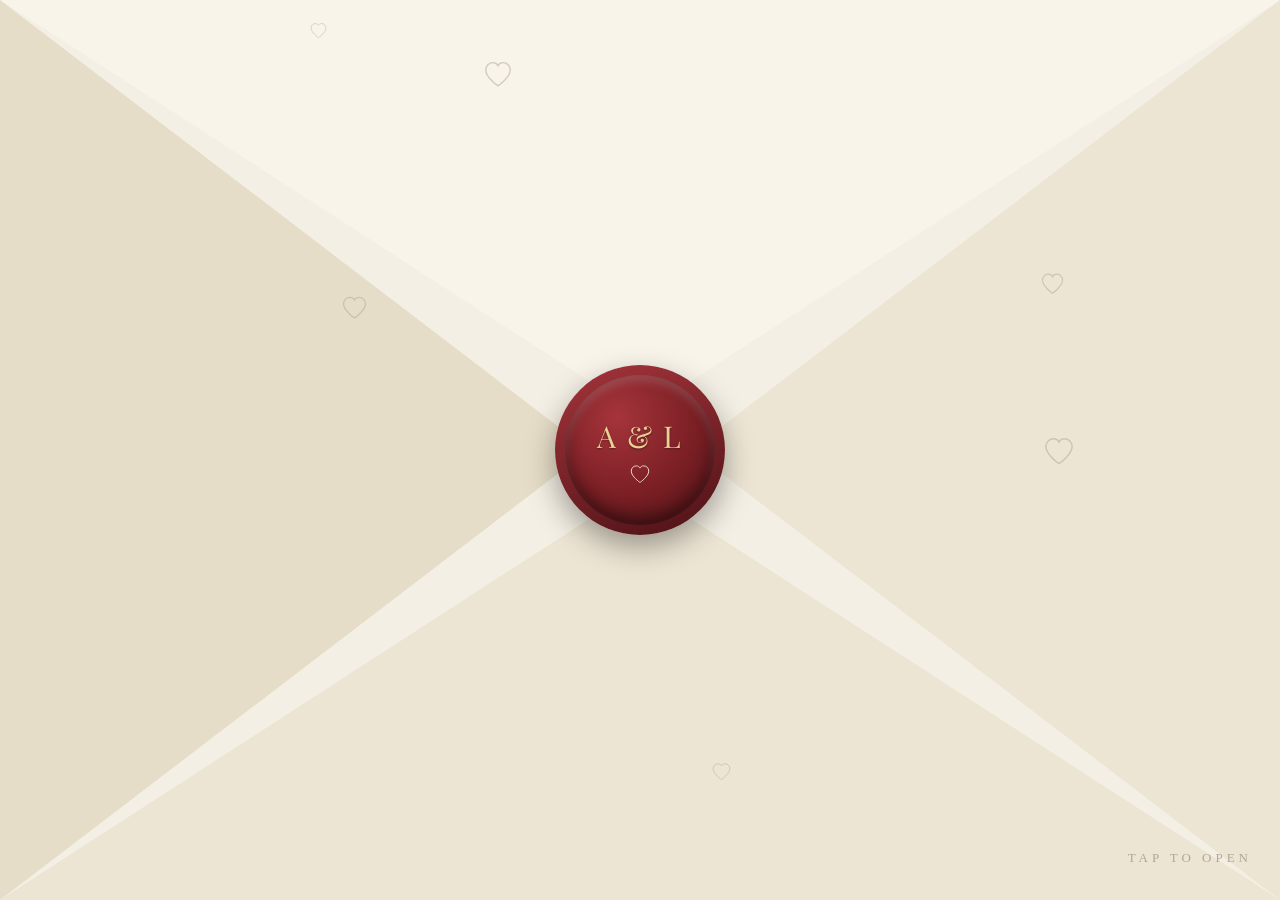
<file: index2.html>
<!DOCTYPE html>
<html lang="en">
<head>
<meta charset="UTF-8">
<meta name="viewport" content="width=device-width, initial-scale=1.0">
<title>You're Invited</title>
<link rel="preconnect" href="https://fonts.googleapis.com">
<link rel="preconnect" href="https://fonts.gstatic.com" crossorigin>
<link href="https://fonts.googleapis.com/css2?family=Baloo+2:wght@600;700&family=Playfair+Display:ital,wght@0,500;1,400&family=Tajawal:wght@400;500;700&display=swap" rel="stylesheet">
<link rel="stylesheet" href="style.css">
</head>
<body>

  <!-- Reusable heart-outline sprite -->
  <svg style="display:none">
    <symbol id="heart-outline" viewBox="0 0 32 29">
      <path d="M16 28 C16 28 2 18.5 2 9.8 C2 4.9 5.8 1.5 10.1 1.5 C12.8 1.5 15 2.9 16 5 C17 2.9 19.2 1.5 21.9 1.5 C26.2 1.5 30 4.9 30 9.8 C30 18.5 16 28 16 28 Z"
        fill="none" stroke="currentColor" stroke-width="1.6"/>
    </symbol>
  </svg>

  <div class="app">

    <!-- ===================== SCREEN 1: ENVELOPE ===================== -->
    <section class="screen envelope-screen" id="envelopeScreen">
      <div class="hearts-layer" id="heartsEnvelope"></div>

      <div class="fold fold-top"></div>
      <div class="fold fold-right"></div>
      <div class="fold fold-bottom"></div>
      <div class="fold fold-left"></div>

      <div class="wax-seal" id="waxSeal">
        <div class="wax-ring"></div>
        <div class="wax-sphere">
          <span class="wax-initials" id="waxInitials">A &amp; L</span>
          <svg class="wax-heart"><use href="#heart-outline"/></svg>
        </div>
      </div>

      <p class="tap-hint" id="tapHint">Tap to open</p>
    </section>

    <!-- ===================== SCREEN 2: INVITATION ===================== -->
    <section class="screen invite-screen" id="inviteScreen">
      <div class="bg-photo"></div>
      <div class="bg-overlay"></div>
      <div class="lights-row"></div>
      <div class="hearts-layer" id="heartsInvite"></div>

      <button class="lang-toggle" id="langToggle" type="button">EN</button>

      <div class="invite-content">
        <h1 class="invite-names">
          <span id="nameOne">Abdulrhman</span>
          <span class="amp">&amp;</span>
          <span id="nameTwo">Lara</span>
        </h1>

        <p class="invite-subtitle" id="inviteSubtitle">Two Hearts, One Love, Endless Joy</p>

        <div class="countdown" id="countdown">
          <div class="cd-unit">
            <span class="cd-value" id="cdDays">00</span>
            <span class="cd-label" id="cdLabelDays">Days</span>
          </div>
          <span class="cd-colon">:</span>
          <div class="cd-unit">
            <span class="cd-value" id="cdHours">00</span>
            <span class="cd-label" id="cdLabelHours">Hours</span>
          </div>
          <span class="cd-colon">:</span>
          <div class="cd-unit">
            <span class="cd-value" id="cdMinutes">00</span>
            <span class="cd-label" id="cdLabelMinutes">Minutes</span>
          </div>
          <span class="cd-colon">:</span>
          <div class="cd-unit">
            <span class="cd-value" id="cdSeconds">00</span>
            <span class="cd-label" id="cdLabelSeconds">Seconds</span>
          </div>
        </div>

        <div class="rings-graphic" aria-hidden="true">
          <span class="ring ring-a"></span>
          <span class="ring ring-b"></span>
        </div>

        <div class="details-card">
          <div class="detail-item-r">
            <span class="detail-label" id="labelDate">Date</span>
            <span class="detail-value" id="detailDate">September 12, 2026</span>
          </div>
          <div class="detail-item-l">
            <span class="detail-label" id="labelTime">Time</span>
            <span class="detail-value" id="detailTime">6:00 PM</span>
          </div>
          <div class="detail-item-r">
            <span class="detail-label" id="labelVenue">Venue</span>
            <span class="detail-value" id="detailVenue">The Grand Garden Hall</span>
          </div>
          <div class="detail-item-l">
            <span class="detail-label" id="labelCity">City</span>
            <span class="detail-value" id="detailCity">Beirut</span>
          </div>

          <div class="map-link-wrap">
            <a class="map-link" id="mapButton" href="#" target="_blank" rel="noopener noreferrer">
              <span id="mapButtonLabel">View location on map</span>
            </a>
          </div>
        </div>
      </div>
    </section>

  </div>

<script src="script.js"></script>
</body>
</html>
</file>
<file: style.css>
/* =====================================================
   EDIT ME: colors are centralized here as CSS variables.
   To use a real photo on screen 2, set --bg-photo-url below
   to url('assets/your-photo.jpg') and place the file in an
   "assets" folder next to this stylesheet.
===================================================== */
:root {
  --cream-1: #f4efe4;
  --cream-2: #ece5d4;
  --cream-3: #e6ddc8;
  --cream-4: #f8f4ea;

  --wax-red: #7a1f24;
  --wax-red-light: #a5343b;
  --wax-red-dark: #4c1216;
  --gold: #e9cf95;

  --invite-overlay: rgba(15, 20, 12, 0.45);
  --bg-photo-url: url('assets/rings.png');

  --hero-dark: #171d13;
}

* {
  box-sizing: border-box;
}

html,
body {
  height: 100%;
}

body {
  margin: 0;
  font-family: 'Playfair Display', Georgia, serif;
  overflow: hidden;
  background: #111;
}

.app {
  position: relative;
  width: 100vw;
  height: 100vh;
  overflow: hidden;
}

.screen {
  position: absolute;
  inset: 0;
  width: 100%;
  height: 100%;
}

/* ===================== Floating hearts ===================== */
.hearts-layer {
  position: absolute;
  inset: 0;
  pointer-events: none;
  z-index: 3;
}

.heart-item {
  position: absolute;
  color: currentColor;
  opacity: 0.55;
  animation: heartFloat 6s ease-in-out infinite;
}

.heart-item svg {
  width: 100%;
  height: 100%;
  display: block;
}

@keyframes heartFloat {

  0%,
  100% {
    transform: translateY(0) rotate(0deg);
  }

  50% {
    transform: translateY(-14px) rotate(4deg);
  }
}

/* ===================== SCREEN 1: Envelope ===================== */
.envelope-screen {
  background: var(--cream-1);
  color: #b8a998;
  cursor: pointer;
  z-index: 5;
  transition: opacity 0.9s ease, visibility 0.9s ease;
}

.envelope-screen.opened {
  visibility: hidden;
  opacity: 0;
  pointer-events: none;
}

/* four triangular folds forming an X, like an open envelope back */
.fold {
  position: absolute;
  width: 100%;
  height: 100%;
  transition: transform 0.9s cubic-bezier(.6, -0.1, .3, 1.2), opacity 0.7s ease;
}

.fold-top {
  background: var(--cream-4);
  clip-path: polygon(0 0, 100% 0, 50% 46%);
}

.fold-bottom {
  background: var(--cream-2);
  clip-path: polygon(0 100%, 100% 100%, 50% 54%);
}

.fold-left {
  background: var(--cream-3);
  clip-path: polygon(0 0, 0 100%, 46% 50%);
}

.fold-right {
  background: var(--cream-2);
  clip-path: polygon(100% 0, 100% 100%, 54% 50%);
}

.envelope-screen.opened .fold-top {
  transform: translateY(-110%);
}

.envelope-screen.opened .fold-bottom {
  transform: translateY(110%);
}

.envelope-screen.opened .fold-left {
  transform: translateX(-110%);
}

.envelope-screen.opened .fold-right {
  transform: translateX(110%);
}

/* ===================== Wax seal ===================== */
.wax-seal {
  position: absolute;
  left: 50%;
  top: 50%;
  transform: translate(-50%, -50%);
  width: 170px;
  height: 170px;
  z-index: 6;
  transition: transform 0.6s cubic-bezier(.4, 0, .2, 1), opacity 0.5s ease 0.15s;
}

.envelope-screen.opened .wax-seal {
  transform: translate(-50%, -50%) scale(0.55);
  opacity: 0;
}

.wax-ring {
  position: absolute;
  inset: 0;
  border-radius: 50%;
  background: linear-gradient(160deg, var(--wax-red-light), var(--wax-red-dark));
  box-shadow: 0 12px 30px rgba(0, 0, 0, 0.35);
}

.wax-sphere {
  position: absolute;
  inset: 10px;
  border-radius: 50%;
  background: radial-gradient(circle at 35% 28%, var(--wax-red-light) 0%, var(--wax-red) 55%, var(--wax-red-dark) 100%);
  box-shadow: inset 0 -8px 16px rgba(0, 0, 0, 0.45), inset 0 6px 10px rgba(255, 255, 255, 0.18);
  display: flex;
  flex-direction: column;
  align-items: center;
  justify-content: center;
  gap: 8px;
}

.wax-initials {
  font-family: 'Playfair Display', Georgia, serif;
  font-size: 30px;
  letter-spacing: 2px;
  color: var(--gold);
  text-shadow: 0 1px 2px rgba(0, 0, 0, 0.4);
}

.wax-heart {
  width: 20px;
  height: 20px;
  color: #f4e9d8;
  opacity: 0.9;
}

.tap-hint {
  position: absolute;
  right: 28px;
  bottom: 34px;
  margin: 0;
  font-family: Georgia, serif;
  font-size: 13px;
  letter-spacing: 4px;
  text-transform: uppercase;
  color: #b3a695;
  z-index: 6;
}

/* ===================== SCREEN 2: Invitation ===================== */
.invite-screen {
  z-index: 1;
  overflow-y: auto;
  overflow-x: hidden;
  -webkit-overflow-scrolling: touch;
  color: #fff;
}

.bg-photo {
  position: fixed;
  inset: 0;
  background-image: var(--bg-photo-url), radial-gradient(ellipse at 30% 20%, #4a5a3a 0%, #1e2a1c 45%, #10150e 100%);
  background-size: cover;
  background-position: center;
  z-index: 0;
}

.bg-overlay {
  position: fixed;
  inset: 0;
  background: linear-gradient(180deg, rgba(0, 0, 0, 0.55) 0%, var(--invite-overlay) 35%, rgba(0, 0, 0, 0.6) 100%);
  z-index: 1;
}

.lights-row {
  position: absolute;
  top: 0;
  left: 0;
  right: 0;
  height: 60px;
  background-image: radial-gradient(circle, #ffe9ad 1.5px, transparent 1.8px);
  background-size: 26px 26px;
  background-position: 0 10px;
  opacity: 0.7;
  filter: drop-shadow(0 0 3px #ffdf8a);
  z-index: 2;
}

.lang-toggle {
  position: absolute;
  top: 22px;
  right: 22px;
  z-index: 7;
  width: 46px;
  height: 46px;
  border-radius: 50%;
  border: 1.5px solid rgba(255, 255, 255, 0.7);
  background: rgba(0, 0, 0, 0.15);
  color: #fff;
  font-family: Georgia, serif;
  font-size: 13px;
  letter-spacing: 1px;
  cursor: pointer;
}

.invite-content {
  position: relative;
  z-index: 5;
  min-height: 100%;
  display: flex;
  flex-direction: column;
  align-items: center;
  justify-content: center;
  text-align: center;
  padding: 50px 24px;
}

.invite-names {
  font-family: 'Baloo 2', 'Comic Sans MS', cursive;
  font-weight: 700;
  font-size: 46px;
  line-height: 1.25;
  margin: 0 0 18px;
  text-shadow: 0 2px 10px rgba(0, 0, 0, 0.5);
}

.invite-names .amp {
  display: block;
  font-size: 34px;
  opacity: 0.9;
}

.invite-subtitle {
  font-family: 'Playfair Display', Georgia, serif;
  font-style: italic;
  font-weight: 400;
  font-size: 17px;
  margin: 0 0 26px;
  color: #f3ead9;
  text-shadow: 0 1px 6px rgba(0, 0, 0, 0.5);
}

.countdown {
  display: flex;
  align-items: center;
  gap: 10px;
  margin-bottom: 40px;
}

.cd-unit {
  display: flex;
  flex-direction: column;
  align-items: center;
  min-width: 46px;
}

.cd-value {
  font-family: 'Playfair Display', Georgia, serif;
  font-size: 30px;
  font-weight: 600;
}

.cd-label {
  font-size: 10px;
  letter-spacing: 2px;
  text-transform: uppercase;
  color: #e3dcc9;
  margin-top: 4px;
}

.cd-colon {
  font-size: 26px;
  transform: translateY(-8px);
  opacity: 0.8;
}

.rings-graphic {
  position: relative;
  width: 90px;
  height: 44px;
  margin-top: 8px;
}

.ring {
  position: absolute;
  bottom: 0;
  width: 46px;
  height: 46px;
  border-radius: 50%;
  border: 6px solid;
}

.ring-a {
  left: 6px;
  border-color: #d8b567;
  box-shadow: inset 0 0 0 2px rgba(255, 255, 255, 0.2);
}

.ring-b {
  left: 36px;
  border-color: #f0d9a0;
  box-shadow: inset 0 0 0 2px rgba(255, 255, 255, 0.3);
}

/* ===================== Details card (date / time / venue / city / map) ===================== */
.details-card {
  align-self: stretch;
  width: 100%;
  /* margin: 44px 0 0; */
  background: transparent;
  color: #f5efe0;
  /* border-top: 1px solid rgba(233, 207, 149, 0.55); */
  padding: 34px 0 10px;
  display: grid;
  grid-template-columns: 1fr 1fr;
  row-gap: 30px;
  column-gap: 150px;
}

.detail-item {
  text-align: center;
}

.detail-item-r {
  text-align: right;
}

.detail-item-l {
  text-align: left;
}

html[lang="ar"] .detail-item-r {
  text-align: left;
}

html[lang="ar"] .detail-item-l {
  text-align: right;
}

.detail-label {
  display: block;
  font-family: Georgia, serif;
  font-size: 11px;
  letter-spacing: 3px;
  text-transform: uppercase;
  color: var(--gold);
  margin-bottom: 8px;
}

.detail-value {
  display: block;
  font-family: 'Playfair Display', Georgia, serif;
  font-weight: 700;
  font-size: 19px;
  color: #f5efe0;
  line-height: 1.3;
}

.map-link-wrap {
  grid-column: 1 / -1;
  text-align: center;
  margin-top: 8px;
}

.map-link {
  display: inline-block;
  font-family: 'Playfair Display', Georgia, serif;
  font-size: 15px;
  color: var(--gold);
  text-decoration: underline;
  text-underline-offset: 6px;
  transition: opacity 0.2s ease;
}

.map-link:hover {
  opacity: 0.75;
}

/* Arabic language mode */
body.lang-ar {
  font-family: 'Tajawal', Arial, sans-serif;
}

body.lang-ar .invite-names,
body.lang-ar .wax-initials,
body.lang-ar .invite-subtitle,
body.lang-ar .detail-label,
body.lang-ar .detail-value,
body.lang-ar .tap-hint,
body.lang-ar .map-link,
body.lang-ar .cd-label {
  font-family: 'Tajawal', Arial, sans-serif;
}

@media (max-width: 400px) {
  .invite-names {
    font-size: 38px;
  }

  .wax-seal {
    width: 140px;
    height: 140px;
  }

  .details-card {
    padding: 28px 0 8px;
  }

  .detail-value {
    font-size: 17px;
  }
}
</file>
